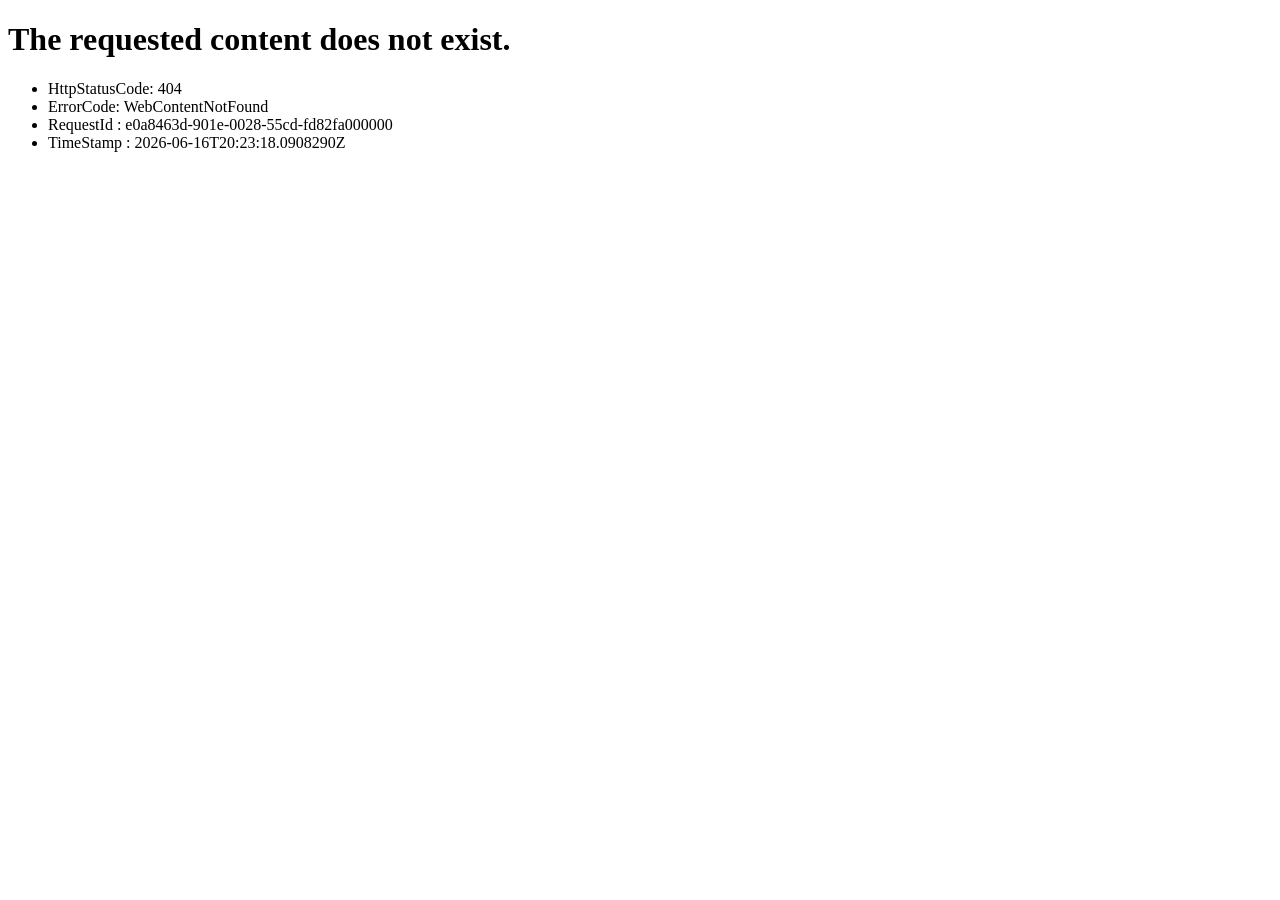
<file: icon_reset_small.html>
<!DOCTYPE html><html><head><title>WebContentNotFound</title></head><body><h1>The requested content does not exist.</h1><p></p><ul><li>HttpStatusCode: 404</li><li>ErrorCode: WebContentNotFound</li><li>RequestId : e0a8463d-901e-0028-55cd-fd82fa000000</li><li>TimeStamp : 2026-06-16T20:23:18.0908290Z</li></ul><p></p></body></html>
</file>
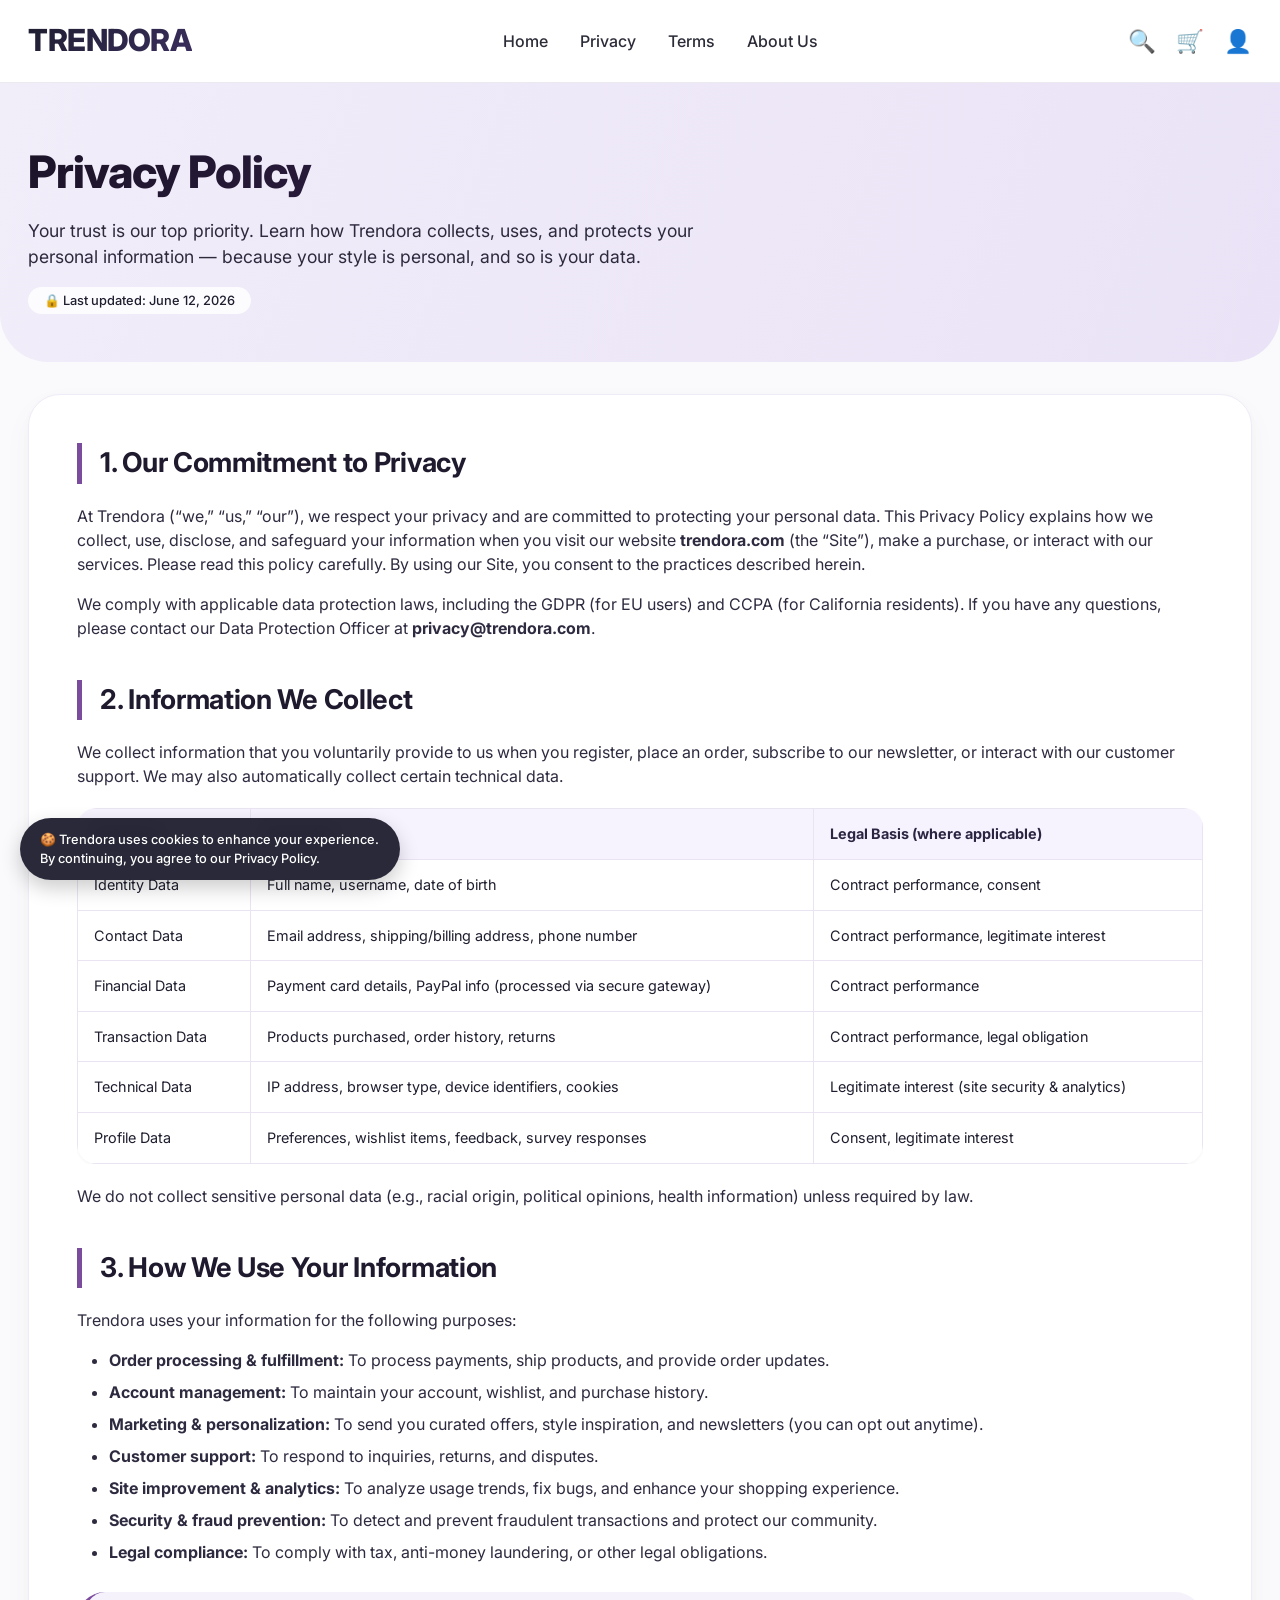
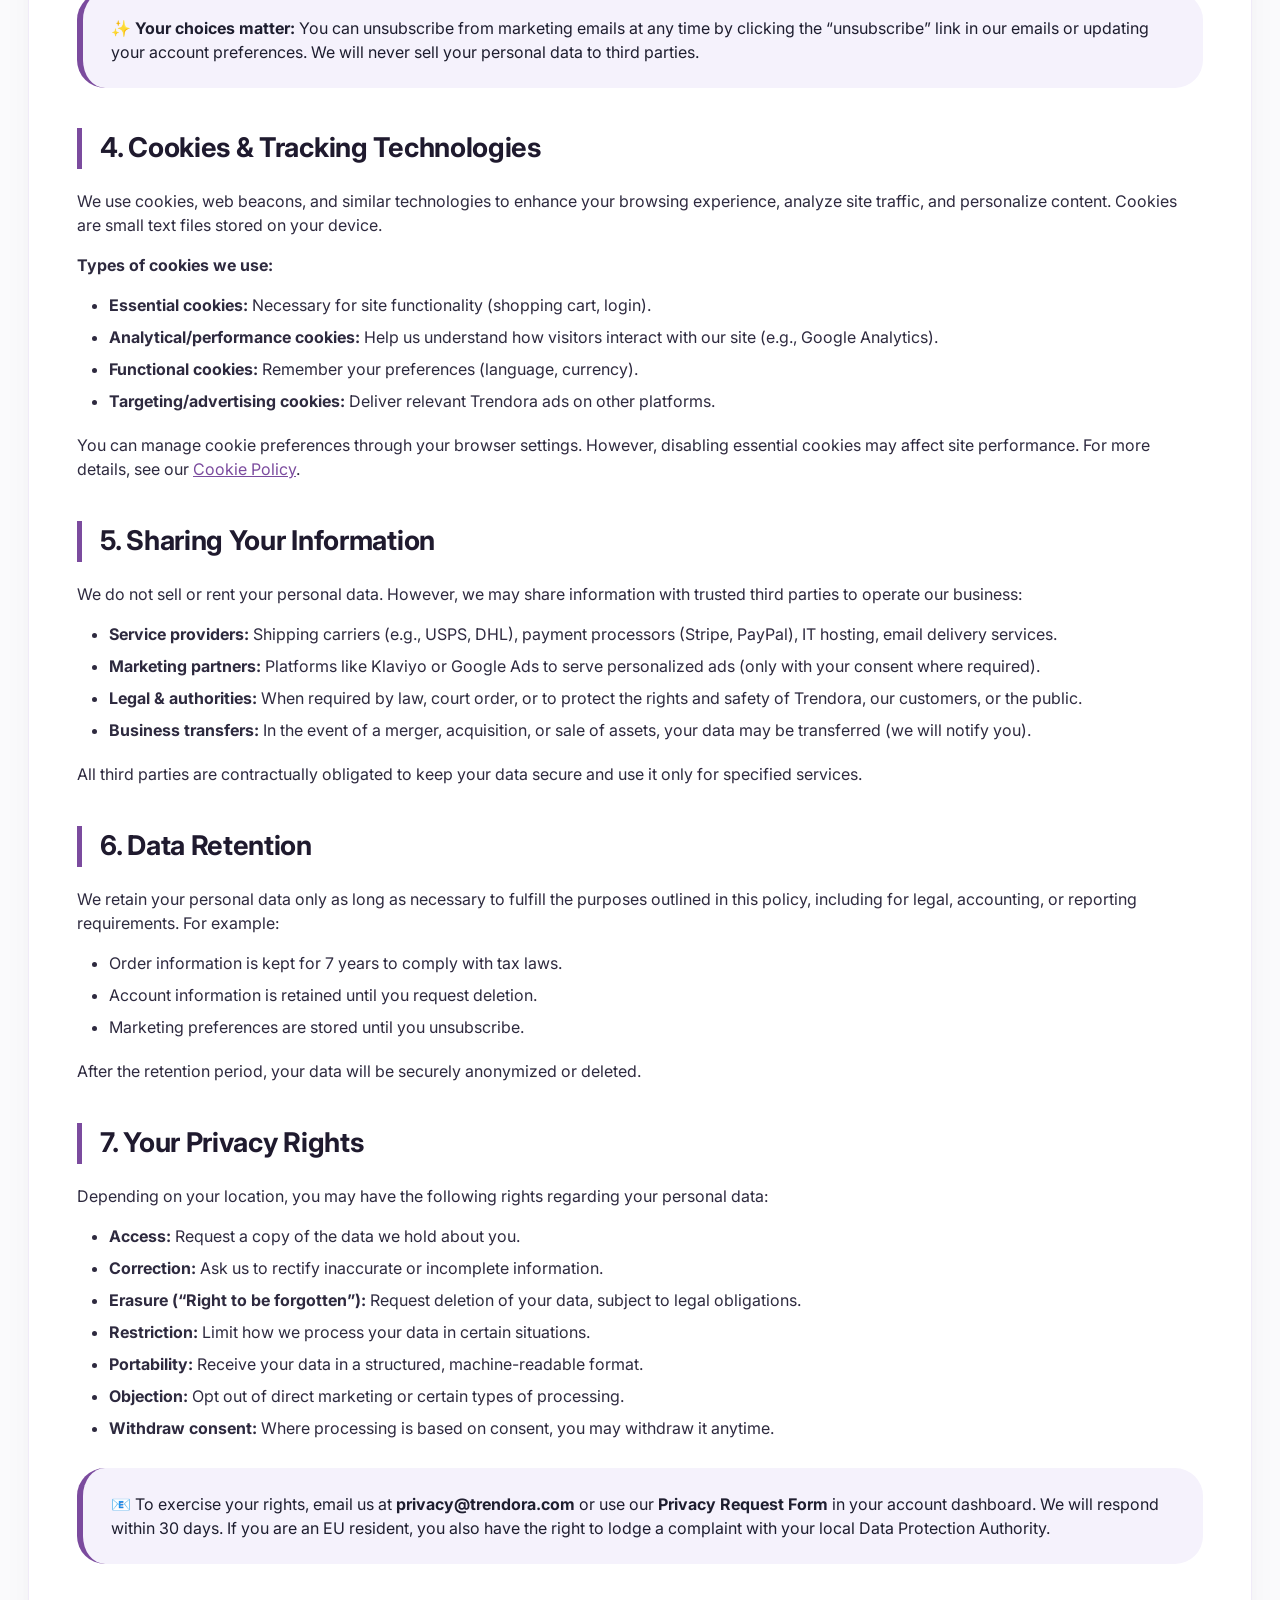
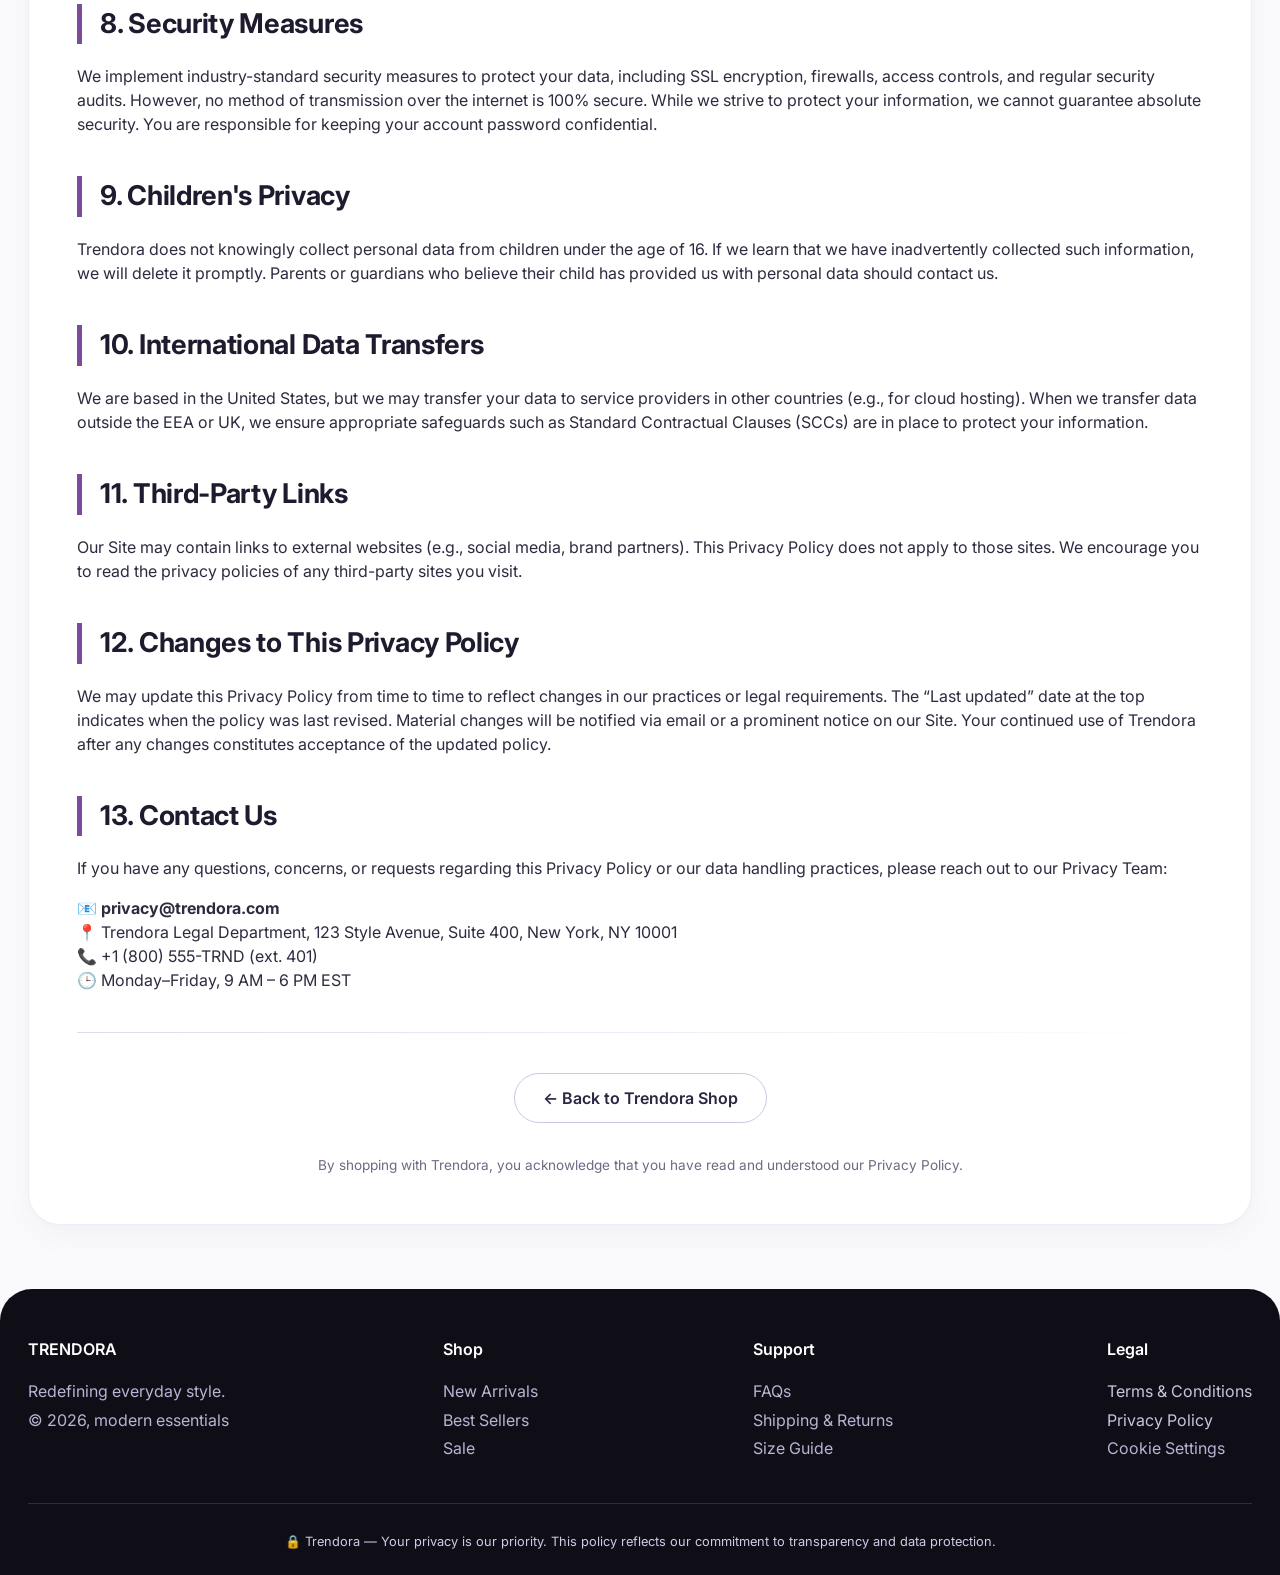
<file: privacy.html>
<!DOCTYPE html>
<html lang="en">
<head>
  <meta charset="UTF-8">
  <meta name="viewport" content="width=device-width, initial-scale=1.0, user-scalable=yes">
  <title>Trendora – Privacy Policy</title>
  <!-- Google Fonts + minimal reset -->
  <link href="https://fonts.googleapis.com/css2?family=Inter:opsz,wght@14..32,300;14..32,400;14..32,500;14..32,600;14..32,700;14..32,800&display=swap" rel="stylesheet">
  <style>
    * {
      margin: 0;
      padding: 0;
      box-sizing: border-box;
    }

    body {
      font-family: 'Inter', sans-serif;
      background-color: #fafafc;
      color: #1e1e2f;
      line-height: 1.5;
    }

    /* container */
    .container {
      max-width: 1280px;
      margin: 0 auto;
      padding: 0 28px;
    }

    /* header / nav (consistent with brand) */
    .top-bar {
      background: white;
      border-bottom: 1px solid #eaeaef;
      position: sticky;
      top: 0;
      z-index: 100;
      backdrop-filter: blur(2px);
      background: rgba(255,255,255,0.96);
    }

    .navbar {
      display: flex;
      align-items: center;
      justify-content: space-between;
      flex-wrap: wrap;
      gap: 20px;
      padding: 18px 0;
    }

    .logo h1 {
      font-size: 1.9rem;
      font-weight: 800;
      letter-spacing: -0.5px;
      background: linear-gradient(135deg, #1e1e2f, #3b2e5e);
      background-clip: text;
      -webkit-background-clip: text;
      color: transparent;
      cursor: default;
    }

    .nav-links {
      display: flex;
      gap: 32px;
      font-weight: 500;
    }

    .nav-links a {
      text-decoration: none;
      color: #2c2c38;
      transition: 0.2s;
      font-size: 1rem;
    }

    .nav-links a:hover {
      color: #7b4b9e;
    }

    .header-icons {
      display: flex;
      gap: 20px;
    }

    .header-icons span {
      font-size: 1.4rem;
      cursor: default;
    }

    /* privacy hero section */
    .privacy-hero {
      background: linear-gradient(110deg, #f1edf9 0%, #eae3f7 100%);
      padding: 56px 0 48px;
      margin-bottom: 30px;
      border-radius: 0 0 48px 48px;
    }

    .privacy-hero h1 {
      font-size: 2.8rem;
      font-weight: 800;
      letter-spacing: -1px;
      background: linear-gradient(135deg, #1b1428, #4a2c6d);
      background-clip: text;
      -webkit-background-clip: text;
      color: transparent;
      margin-bottom: 12px;
    }

    .privacy-hero p {
      font-size: 1.1rem;
      color: #2e2a3e;
      max-width: 700px;
    }

    .last-updated {
      display: inline-block;
      background: #ffffffcc;
      backdrop-filter: blur(2px);
      padding: 4px 16px;
      border-radius: 50px;
      font-size: 0.8rem;
      font-weight: 500;
      margin-top: 16px;
    }

    /* main content card */
    .privacy-content {
      background: white;
      border-radius: 32px;
      box-shadow: 0 12px 32px rgba(0,0,0,0.03), 0 2px 8px rgba(0,0,0,0.02);
      padding: 48px 48px;
      margin: 32px 0 64px;
      border: 1px solid #f0ebf8;
    }

    .privacy-section {
      margin-bottom: 40px;
    }

    .privacy-section h2 {
      font-size: 1.7rem;
      font-weight: 700;
      margin-bottom: 20px;
      color: #1f1a2e;
      letter-spacing: -0.3px;
      border-left: 5px solid #7b4b9e;
      padding-left: 18px;
    }

    .privacy-section h3 {
      font-size: 1.25rem;
      font-weight: 600;
      margin: 24px 0 12px 0;
      color: #2c2542;
    }

    .privacy-section p {
      margin-bottom: 16px;
      color: #2e2a3f;
      font-size: 1rem;
    }

    .privacy-section ul, .privacy-section ol {
      margin: 16px 0 20px 32px;
      color: #2e2a3f;
    }

    .privacy-section li {
      margin-bottom: 8px;
    }

    .highlight-box {
      background: #f5f2fc;
      padding: 24px 28px;
      border-radius: 28px;
      margin: 28px 0;
      border-left: 6px solid #7b4b9e;
    }

    .data-table {
      overflow-x: auto;
      margin: 20px 0;
    }

    .data-table table {
      width: 100%;
      border-collapse: collapse;
      background: #ffffff;
      border-radius: 20px;
      overflow: hidden;
      box-shadow: 0 1px 3px rgba(0,0,0,0.05);
    }

    .data-table th, .data-table td {
      border: 1px solid #e9e3f2;
      padding: 14px 16px;
      text-align: left;
      font-size: 0.9rem;
    }

    .data-table th {
      background: #f6f2fe;
      font-weight: 700;
      color: #2c2542;
    }

    hr {
      margin: 40px 0;
      border: none;
      height: 1px;
      background: linear-gradient(90deg, #e0d9f0, transparent);
    }

    .back-link {
      margin-top: 20px;
      text-align: center;
    }

    .btn-secondary {
      background: transparent;
      border: 1.5px solid #cfc5e6;
      padding: 12px 28px;
      border-radius: 60px;
      font-weight: 600;
      text-decoration: none;
      color: #2c2542;
      transition: 0.2s;
      display: inline-flex;
      align-items: center;
      gap: 8px;
    }

    .btn-secondary:hover {
      background: #f2edfe;
      border-color: #7b4b9e;
    }

    /* footer */
    footer {
      background: #0f0e17;
      color: #cfcbe6;
      padding: 48px 0 24px;
      border-radius: 32px 32px 0 0;
      margin-top: 20px;
    }

    .footer-grid {
      display: flex;
      flex-wrap: wrap;
      justify-content: space-between;
      gap: 40px;
      margin-bottom: 40px;
    }

    .footer-col h4 {
      color: white;
      margin-bottom: 16px;
      font-weight: 600;
    }

    .footer-col p, .footer-col a {
      color: #b9b3d4;
      text-decoration: none;
      line-height: 1.8;
    }

    .copyright {
      text-align: center;
      border-top: 1px solid #2e2a44;
      padding-top: 28px;
      font-size: 0.8rem;
    }

    @media (max-width: 700px) {
      .navbar {
        flex-direction: column;
        align-items: center;
      }
      .privacy-content {
        padding: 28px 20px;
      }
      .privacy-hero h1 {
        font-size: 2rem;
      }
      .privacy-section h2 {
        font-size: 1.4rem;
      }
      .container {
        padding: 0 20px;
      }
      .data-table th, .data-table td {
        padding: 10px 12px;
        font-size: 0.8rem;
      }
    }
  </style>
</head>
<body>

<div class="top-bar">
  <div class="container">
    <div class="navbar">
      <div class="logo">
        <h1>TRENDORA</h1>
      </div>
      <div class="nav-links">
        <a href="index.html">Home</a>
      <a href="privacy.html">Privacy</a>
      <a href="terms.html">Terms</a>
      <a href="about.html">About Us</a>
      </div>
      <div class="header-icons">
        <span>🔍</span>
        <span>🛒</span>
        <span>👤</span>
      </div>
    </div>
  </div>
</div>

<main>
  <div class="privacy-hero">
    <div class="container">
      <h1>Privacy Policy</h1>
      <p>Your trust is our top priority. Learn how Trendora collects, uses, and protects your personal information — because your style is personal, and so is your data.</p>
      <div class="last-updated">🔒 Last updated: June 12, 2026</div>
    </div>
  </div>

  <div class="container">
    <div class="privacy-content">
      <div class="privacy-section">
        <h2>1. Our Commitment to Privacy</h2>
        <p>At Trendora (“we,” “us,” “our”), we respect your privacy and are committed to protecting your personal data. This Privacy Policy explains how we collect, use, disclose, and safeguard your information when you visit our website <strong>trendora.com</strong> (the “Site”), make a purchase, or interact with our services. Please read this policy carefully. By using our Site, you consent to the practices described herein.</p>
        <p>We comply with applicable data protection laws, including the GDPR (for EU users) and CCPA (for California residents). If you have any questions, please contact our Data Protection Officer at <strong>privacy@trendora.com</strong>.</p>
      </div>

      <div class="privacy-section">
        <h2>2. Information We Collect</h2>
        <p>We collect information that you voluntarily provide to us when you register, place an order, subscribe to our newsletter, or interact with our customer support. We may also automatically collect certain technical data.</p>
        
        <div class="data-table">
          <table>
            <thead>
              <tr><th>Category</th><th>Examples</th><th>Legal Basis (where applicable)</th></tr>
            </thead>
            <tbody>
              <tr><td>Identity Data</td><td>Full name, username, date of birth</td><td>Contract performance, consent</td></tr>
              <tr><td>Contact Data</td><td>Email address, shipping/billing address, phone number</td><td>Contract performance, legitimate interest</td></tr>
              <tr><td>Financial Data</td><td>Payment card details, PayPal info (processed via secure gateway)</td><td>Contract performance</td></tr>
              <tr><td>Transaction Data</td><td>Products purchased, order history, returns</td><td>Contract performance, legal obligation</td></tr>
              <tr><td>Technical Data</td><td>IP address, browser type, device identifiers, cookies</td><td>Legitimate interest (site security & analytics)</td></tr>
              <tr><td>Profile Data</td><td>Preferences, wishlist items, feedback, survey responses</td><td>Consent, legitimate interest</td></tr>
            </tbody>
          </table>
        </div>
        <p>We do not collect sensitive personal data (e.g., racial origin, political opinions, health information) unless required by law.</p>
      </div>

      <div class="privacy-section">
        <h2>3. How We Use Your Information</h2>
        <p>Trendora uses your information for the following purposes:</p>
        <ul>
          <li><strong>Order processing & fulfillment:</strong> To process payments, ship products, and provide order updates.</li>
          <li><strong>Account management:</strong> To maintain your account, wishlist, and purchase history.</li>
          <li><strong>Marketing & personalization:</strong> To send you curated offers, style inspiration, and newsletters (you can opt out anytime).</li>
          <li><strong>Customer support:</strong> To respond to inquiries, returns, and disputes.</li>
          <li><strong>Site improvement & analytics:</strong> To analyze usage trends, fix bugs, and enhance your shopping experience.</li>
          <li><strong>Security & fraud prevention:</strong> To detect and prevent fraudulent transactions and protect our community.</li>
          <li><strong>Legal compliance:</strong> To comply with tax, anti-money laundering, or other legal obligations.</li>
        </ul>
        <div class="highlight-box">
          ✨ <strong>Your choices matter:</strong> You can unsubscribe from marketing emails at any time by clicking the “unsubscribe” link in our emails or updating your account preferences. We will never sell your personal data to third parties.
        </div>
      </div>

      <div class="privacy-section">
        <h2>4. Cookies & Tracking Technologies</h2>
        <p>We use cookies, web beacons, and similar technologies to enhance your browsing experience, analyze site traffic, and personalize content. Cookies are small text files stored on your device.</p>
        <p><strong>Types of cookies we use:</strong></p>
        <ul>
          <li><strong>Essential cookies:</strong> Necessary for site functionality (shopping cart, login).</li>
          <li><strong>Analytical/performance cookies:</strong> Help us understand how visitors interact with our site (e.g., Google Analytics).</li>
          <li><strong>Functional cookies:</strong> Remember your preferences (language, currency).</li>
          <li><strong>Targeting/advertising cookies:</strong> Deliver relevant Trendora ads on other platforms.</li>
        </ul>
        <p>You can manage cookie preferences through your browser settings. However, disabling essential cookies may affect site performance. For more details, see our <a href="#" style="color:#7b4b9e;">Cookie Policy</a>.</p>
      </div>

      <div class="privacy-section">
        <h2>5. Sharing Your Information</h2>
        <p>We do not sell or rent your personal data. However, we may share information with trusted third parties to operate our business:</p>
        <ul>
          <li><strong>Service providers:</strong> Shipping carriers (e.g., USPS, DHL), payment processors (Stripe, PayPal), IT hosting, email delivery services.</li>
          <li><strong>Marketing partners:</strong> Platforms like Klaviyo or Google Ads to serve personalized ads (only with your consent where required).</li>
          <li><strong>Legal & authorities:</strong> When required by law, court order, or to protect the rights and safety of Trendora, our customers, or the public.</li>
          <li><strong>Business transfers:</strong> In the event of a merger, acquisition, or sale of assets, your data may be transferred (we will notify you).</li>
        </ul>
        <p>All third parties are contractually obligated to keep your data secure and use it only for specified services.</p>
      </div>

      <div class="privacy-section">
        <h2>6. Data Retention</h2>
        <p>We retain your personal data only as long as necessary to fulfill the purposes outlined in this policy, including for legal, accounting, or reporting requirements. For example:</p>
        <ul>
          <li>Order information is kept for 7 years to comply with tax laws.</li>
          <li>Account information is retained until you request deletion.</li>
          <li>Marketing preferences are stored until you unsubscribe.</li>
        </ul>
        <p>After the retention period, your data will be securely anonymized or deleted.</p>
      </div>

      <div class="privacy-section">
        <h2>7. Your Privacy Rights</h2>
        <p>Depending on your location, you may have the following rights regarding your personal data:</p>
        <ul>
          <li><strong>Access:</strong> Request a copy of the data we hold about you.</li>
          <li><strong>Correction:</strong> Ask us to rectify inaccurate or incomplete information.</li>
          <li><strong>Erasure (“Right to be forgotten”):</strong> Request deletion of your data, subject to legal obligations.</li>
          <li><strong>Restriction:</strong> Limit how we process your data in certain situations.</li>
          <li><strong>Portability:</strong> Receive your data in a structured, machine-readable format.</li>
          <li><strong>Objection:</strong> Opt out of direct marketing or certain types of processing.</li>
          <li><strong>Withdraw consent:</strong> Where processing is based on consent, you may withdraw it anytime.</li>
        </ul>
        <div class="highlight-box">
          📧 To exercise your rights, email us at <strong>privacy@trendora.com</strong> or use our <strong>Privacy Request Form</strong> in your account dashboard. We will respond within 30 days. If you are an EU resident, you also have the right to lodge a complaint with your local Data Protection Authority.
        </div>
      </div>

      <div class="privacy-section">
        <h2>8. Security Measures</h2>
        <p>We implement industry-standard security measures to protect your data, including SSL encryption, firewalls, access controls, and regular security audits. However, no method of transmission over the internet is 100% secure. While we strive to protect your information, we cannot guarantee absolute security. You are responsible for keeping your account password confidential.</p>
      </div>

      <div class="privacy-section">
        <h2>9. Children's Privacy</h2>
        <p>Trendora does not knowingly collect personal data from children under the age of 16. If we learn that we have inadvertently collected such information, we will delete it promptly. Parents or guardians who believe their child has provided us with personal data should contact us.</p>
      </div>

      <div class="privacy-section">
        <h2>10. International Data Transfers</h2>
        <p>We are based in the United States, but we may transfer your data to service providers in other countries (e.g., for cloud hosting). When we transfer data outside the EEA or UK, we ensure appropriate safeguards such as Standard Contractual Clauses (SCCs) are in place to protect your information.</p>
      </div>

      <div class="privacy-section">
        <h2>11. Third-Party Links</h2>
        <p>Our Site may contain links to external websites (e.g., social media, brand partners). This Privacy Policy does not apply to those sites. We encourage you to read the privacy policies of any third-party sites you visit.</p>
      </div>

      <div class="privacy-section">
        <h2>12. Changes to This Privacy Policy</h2>
        <p>We may update this Privacy Policy from time to time to reflect changes in our practices or legal requirements. The “Last updated” date at the top indicates when the policy was last revised. Material changes will be notified via email or a prominent notice on our Site. Your continued use of Trendora after any changes constitutes acceptance of the updated policy.</p>
      </div>

      <div class="privacy-section">
        <h2>13. Contact Us</h2>
        <p>If you have any questions, concerns, or requests regarding this Privacy Policy or our data handling practices, please reach out to our Privacy Team:</p>
        <p>
          📧 <strong>privacy@trendora.com</strong><br>
          📍 Trendora Legal Department, 123 Style Avenue, Suite 400, New York, NY 10001<br>
          📞 +1 (800) 555-TRND (ext. 401)<br>
          🕒 Monday–Friday, 9 AM – 6 PM EST
        </p>
      </div>

      <hr>

      <div class="back-link">
        <a href="#" class="btn-secondary">← Back to Trendora Shop</a>
      </div>
      <p style="text-align: center; margin-top: 32px; font-size: 0.85rem; color: #6f6a84;">By shopping with Trendora, you acknowledge that you have read and understood our Privacy Policy.</p>
    </div>
  </div>
</main>

<footer>
  <div class="container">
    <div class="footer-grid">
      <div class="footer-col">
        <h4>TRENDORA</h4>
        <p>Redefining everyday style.<br> © 2026, modern essentials</p>
      </div>
      <div class="footer-col">
        <h4>Shop</h4>
        <p>New Arrivals<br>Best Sellers<br>Sale</p>
      </div>
      <div class="footer-col">
        <h4>Support</h4>
        <p>FAQs<br>Shipping & Returns<br>Size Guide</p>
      </div>
      <div class="footer-col">
        <h4>Legal</h4>
        <p><a href="#" style="color:#cbc4df;">Terms & Conditions</a><br><a href="#" style="color:#cbc4df;">Privacy Policy</a><br>Cookie Settings</p>
      </div>
    </div>
    <div class="copyright">
      <p>🔒 Trendora — Your privacy is our priority. This policy reflects our commitment to transparency and data protection.</p>
    </div>
  </div>
</footer>

<!-- simple back button simulation (demo) + interactive toast for cookie consent style -->
<script>
  // Back to shop button simulation
  const backBtn = document.querySelector('.btn-secondary');
  if(backBtn) {
    backBtn.addEventListener('click', (e) => {
      e.preventDefault();
      alert('✨ Trendora: You would be redirected to the homepage / shop.\n(Interactive demo — thank you for reviewing our privacy policy!)');
      // Uncomment for actual redirect:
      // window.location.href = '/';
    });
  }

  // Optional: polite cookie hint (only for demonstration)
  if(!localStorage.getItem('trendora_privacy_notice')) {
    const toastDiv = document.createElement('div');
    toastDiv.innerText = '🍪 Trendora uses cookies to enhance your experience. By continuing, you agree to our Privacy Policy.';
    toastDiv.style.position = 'fixed';
    toastDiv.style.bottom = '20px';
    toastDiv.style.left = '20px';
    toastDiv.style.right = '20px';
    toastDiv.style.maxWidth = '380px';
    toastDiv.style.background = '#1e1e2f';
    toastDiv.style.color = 'white';
    toastDiv.style.padding = '12px 20px';
    toastDiv.style.borderRadius = '40px';
    toastDiv.style.fontSize = '0.8rem';
    toastDiv.style.zIndex = '999';
    toastDiv.style.boxShadow = '0 8px 20px rgba(0,0,0,0.2)';
    toastDiv.style.backdropFilter = 'blur(8px)';
    toastDiv.style.background = 'rgba(30,30,47,0.95)';
    toastDiv.style.fontWeight = '500';
    toastDiv.style.cursor = 'pointer';
    toastDiv.onclick = () => {
      toastDiv.remove();
      localStorage.setItem('trendora_privacy_notice', 'accepted');
    };
    document.body.appendChild(toastDiv);
    setTimeout(() => {
      if(toastDiv && toastDiv.parentNode) toastDiv.remove();
    }, 8000);
  }

  // Add subtle hover effects on footer legal links
  const legalLinks = document.querySelectorAll('.footer-col a');
  legalLinks.forEach(link => {
    link.addEventListener('mouseenter', () => link.style.color = '#ffffff');
    link.addEventListener('mouseleave', () => link.style.color = '#b9b3d4');
  });
</script>
</body>
</html>
</file>
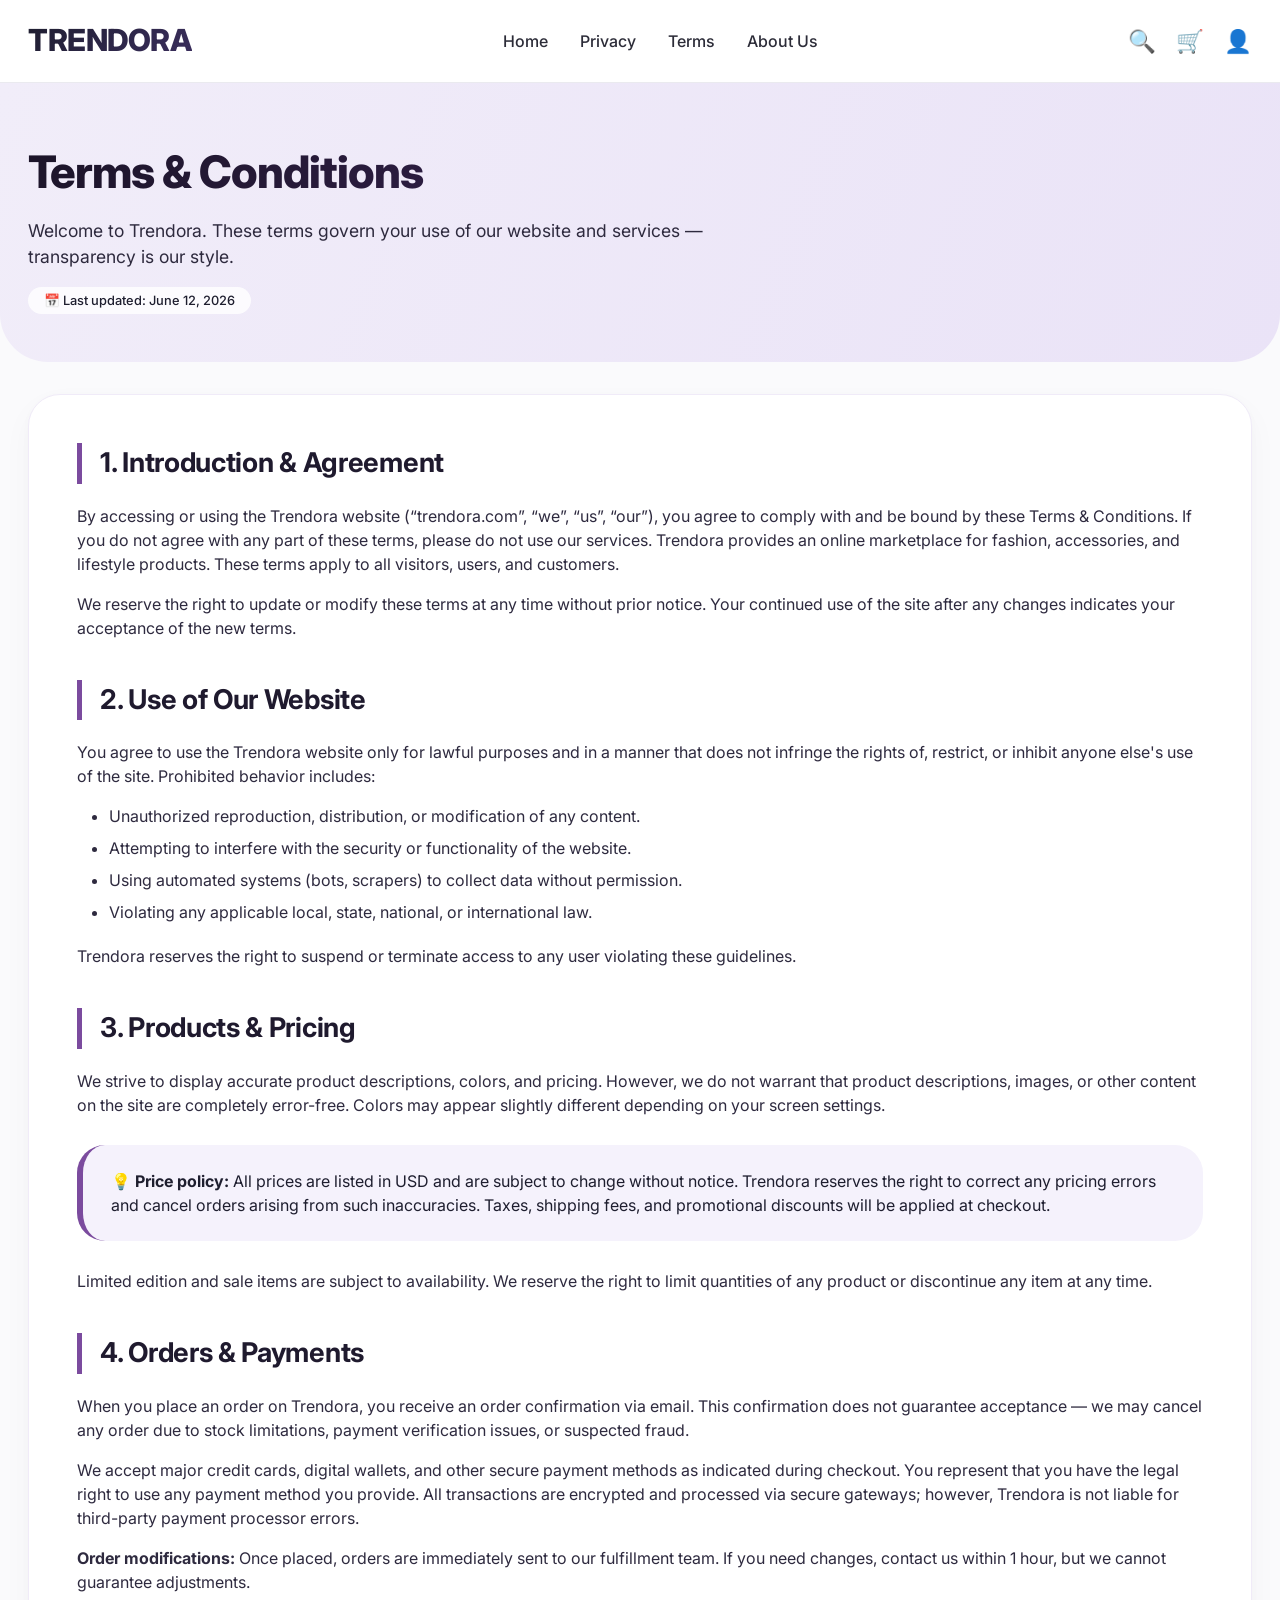
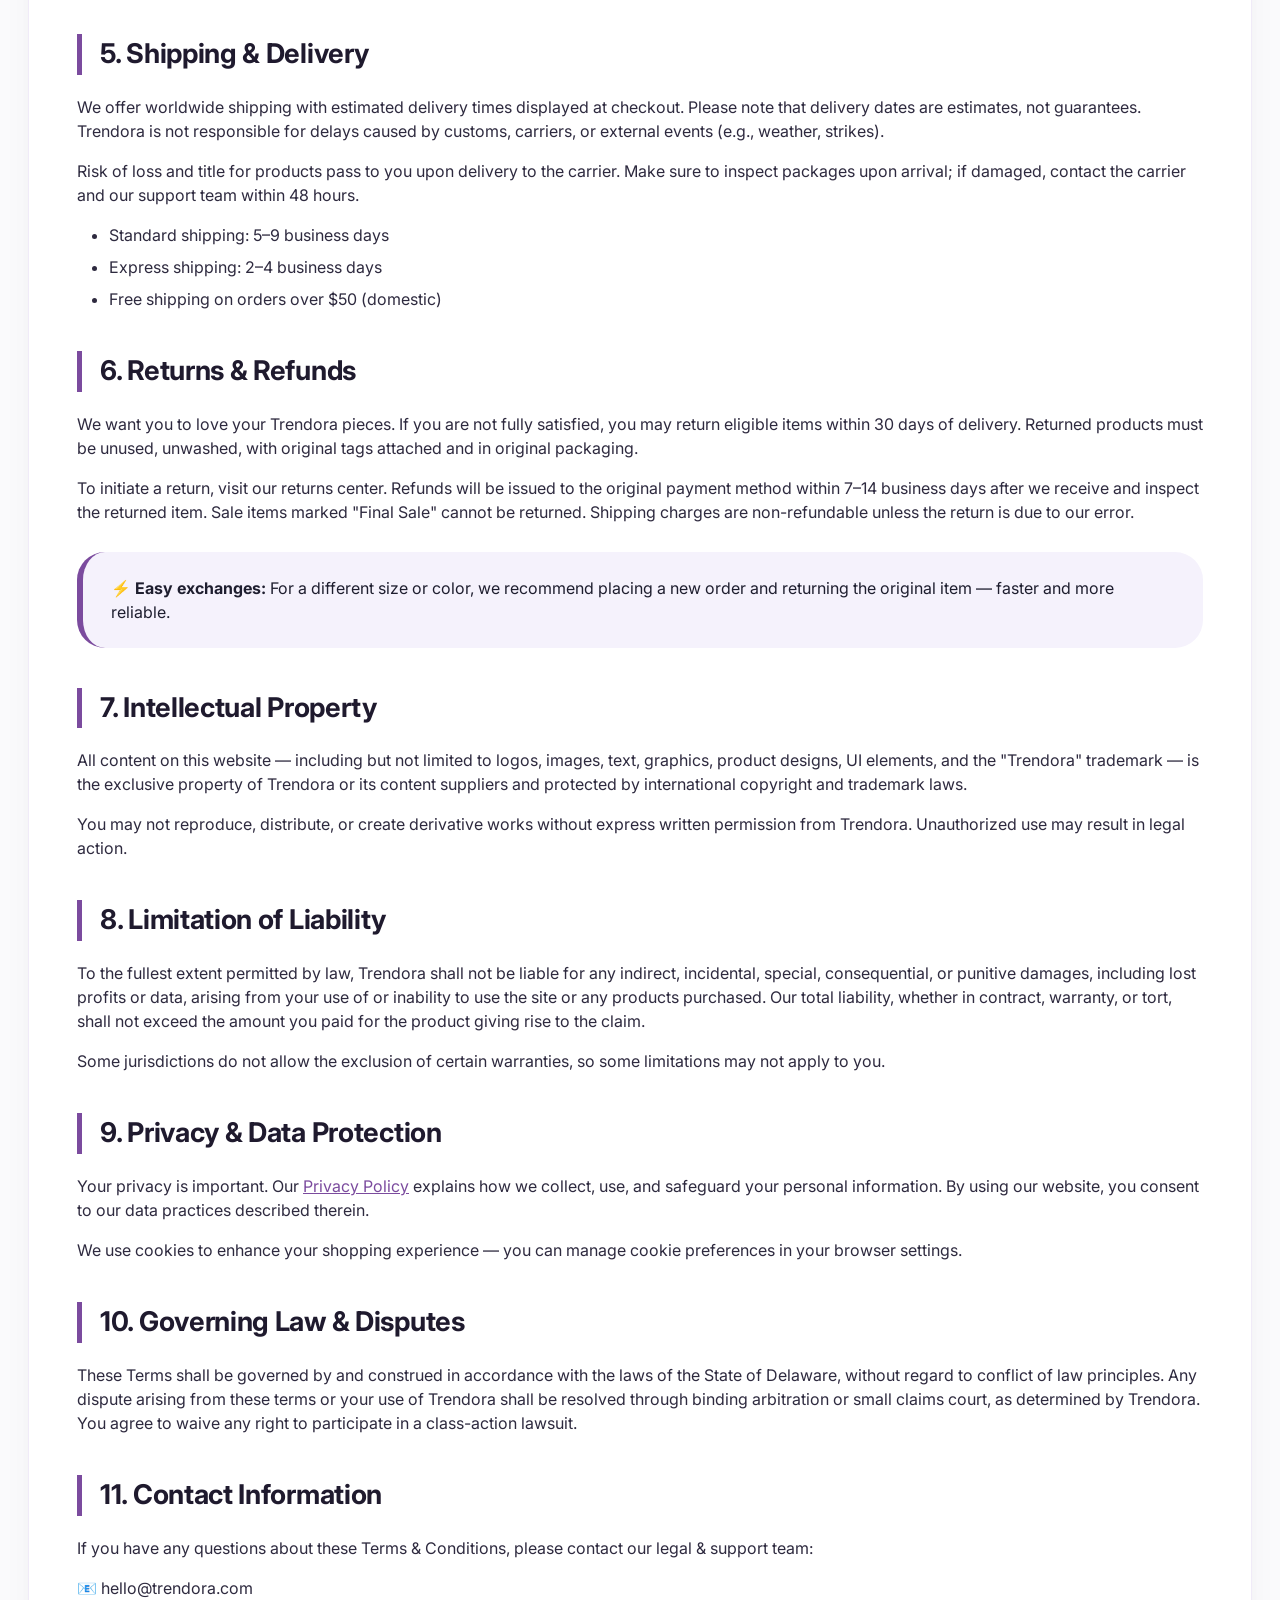
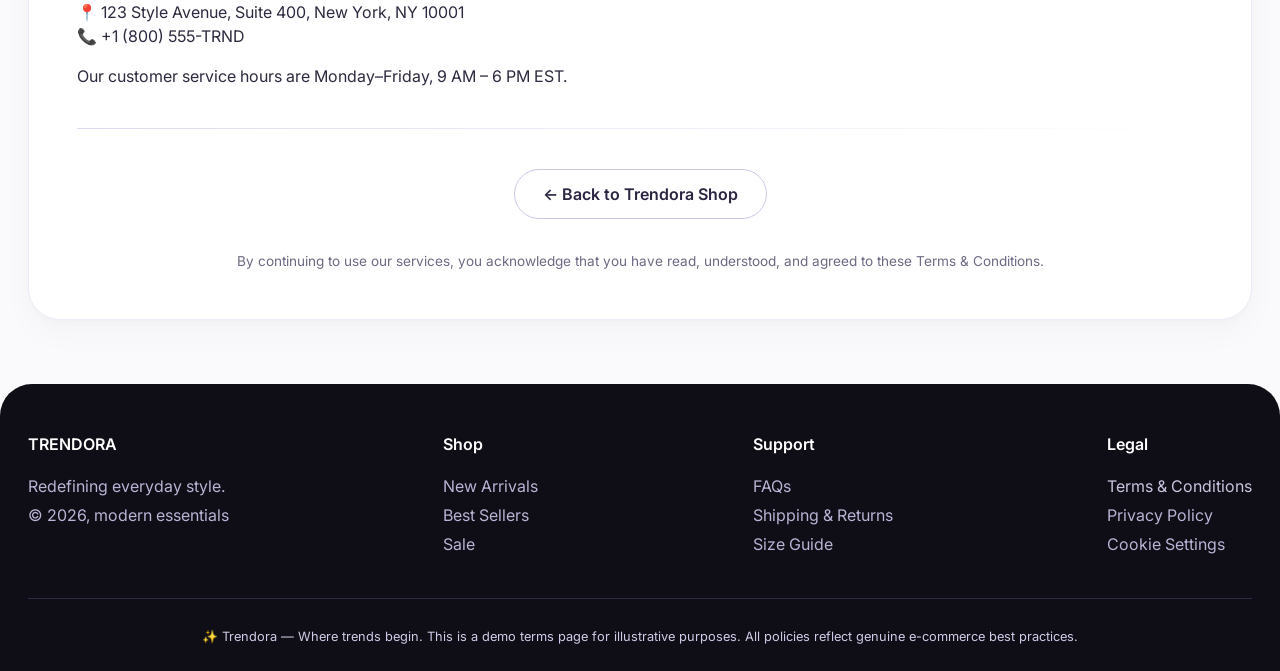
<file: terms.html>
<!DOCTYPE html>
<html lang="en">
<head>
  <meta charset="UTF-8">
  <meta name="viewport" content="width=device-width, initial-scale=1.0, user-scalable=yes">
  <title>Trendora – Terms & Conditions</title>
  <!-- Google Fonts + minimal reset -->
  <link href="https://fonts.googleapis.com/css2?family=Inter:opsz,wght@14..32,300;14..32,400;14..32,500;14..32,600;14..32,700;14..32,800&display=swap" rel="stylesheet">
  <style>
    * {
      margin: 0;
      padding: 0;
      box-sizing: border-box;
    }

    body {
      font-family: 'Inter', sans-serif;
      background-color: #fafafc;
      color: #1e1e2f;
      line-height: 1.5;
    }

    /* container */
    .container {
      max-width: 1280px;
      margin: 0 auto;
      padding: 0 28px;
    }

    /* header / nav (consistent with homepage) */
    .top-bar {
      background: white;
      border-bottom: 1px solid #eaeaef;
      position: sticky;
      top: 0;
      z-index: 100;
      backdrop-filter: blur(2px);
      background: rgba(255,255,255,0.96);
    }

    .navbar {
      display: flex;
      align-items: center;
      justify-content: space-between;
      flex-wrap: wrap;
      gap: 20px;
      padding: 18px 0;
    }

    .logo h1 {
      font-size: 1.9rem;
      font-weight: 800;
      letter-spacing: -0.5px;
      background: linear-gradient(135deg, #1e1e2f, #3b2e5e);
      background-clip: text;
      -webkit-background-clip: text;
      color: transparent;
      cursor: default;
    }

    .nav-links {
      display: flex;
      gap: 32px;
      font-weight: 500;
    }

    .nav-links a {
      text-decoration: none;
      color: #2c2c38;
      transition: 0.2s;
      font-size: 1rem;
    }

    .nav-links a:hover {
      color: #7b4b9e;
    }

    .header-icons {
      display: flex;
      gap: 20px;
    }

    .header-icons span {
      font-size: 1.4rem;
      cursor: default;
    }

    /* terms main content */
    .terms-hero {
      background: linear-gradient(110deg, #f1edf9 0%, #eae3f7 100%);
      padding: 56px 0 48px;
      margin-bottom: 30px;
      border-radius: 0 0 48px 48px;
    }

    .terms-hero h1 {
      font-size: 2.8rem;
      font-weight: 800;
      letter-spacing: -1px;
      background: linear-gradient(135deg, #1b1428, #4a2c6d);
      background-clip: text;
      -webkit-background-clip: text;
      color: transparent;
      margin-bottom: 12px;
    }

    .terms-hero p {
      font-size: 1.1rem;
      color: #2e2a3e;
      max-width: 700px;
    }

    .last-updated {
      display: inline-block;
      background: #ffffffcc;
      backdrop-filter: blur(2px);
      padding: 4px 16px;
      border-radius: 50px;
      font-size: 0.8rem;
      font-weight: 500;
      margin-top: 16px;
    }

    .terms-content {
      background: white;
      border-radius: 32px;
      box-shadow: 0 12px 32px rgba(0,0,0,0.03), 0 2px 8px rgba(0,0,0,0.02);
      padding: 48px 48px;
      margin: 32px 0 64px;
      border: 1px solid #f0ebf8;
    }

    .terms-section {
      margin-bottom: 40px;
    }

    .terms-section h2 {
      font-size: 1.7rem;
      font-weight: 700;
      margin-bottom: 20px;
      color: #1f1a2e;
      letter-spacing: -0.3px;
      border-left: 5px solid #7b4b9e;
      padding-left: 18px;
    }

    .terms-section h3 {
      font-size: 1.25rem;
      font-weight: 600;
      margin: 24px 0 12px 0;
      color: #2c2542;
    }

    .terms-section p {
      margin-bottom: 16px;
      color: #2e2a3f;
      font-size: 1rem;
    }

    .terms-section ul, .terms-section ol {
      margin: 16px 0 20px 32px;
      color: #2e2a3f;
    }

    .terms-section li {
      margin-bottom: 8px;
    }

    .highlight-box {
      background: #f5f2fc;
      padding: 24px 28px;
      border-radius: 28px;
      margin: 28px 0;
      border-left: 6px solid #7b4b9e;
    }

    hr {
      margin: 40px 0;
      border: none;
      height: 1px;
      background: linear-gradient(90deg, #e0d9f0, transparent);
    }

    /* back to shop button */
    .back-link {
      margin-top: 20px;
      text-align: center;
    }

    .btn-secondary {
      background: transparent;
      border: 1.5px solid #cfc5e6;
      padding: 12px 28px;
      border-radius: 60px;
      font-weight: 600;
      text-decoration: none;
      color: #2c2542;
      transition: 0.2s;
      display: inline-flex;
      align-items: center;
      gap: 8px;
    }

    .btn-secondary:hover {
      background: #f2edfe;
      border-color: #7b4b9e;
    }

    /* footer (similar to homepage) */
    footer {
      background: #0f0e17;
      color: #cfcbe6;
      padding: 48px 0 24px;
      border-radius: 32px 32px 0 0;
      margin-top: 20px;
    }

    .footer-grid {
      display: flex;
      flex-wrap: wrap;
      justify-content: space-between;
      gap: 40px;
      margin-bottom: 40px;
    }

    .footer-col h4 {
      color: white;
      margin-bottom: 16px;
      font-weight: 600;
    }

    .footer-col p, .footer-col a {
      color: #b9b3d4;
      text-decoration: none;
      line-height: 1.8;
    }

    .copyright {
      text-align: center;
      border-top: 1px solid #2e2a44;
      padding-top: 28px;
      font-size: 0.8rem;
    }

    @media (max-width: 700px) {
      .navbar {
        flex-direction: column;
        align-items: center;
      }
      .terms-content {
        padding: 28px 20px;
      }
      .terms-hero h1 {
        font-size: 2rem;
      }
      .terms-section h2 {
        font-size: 1.4rem;
      }
      .container {
        padding: 0 20px;
      }
    }
  </style>
</head>
<body>

<div class="top-bar">
  <div class="container">
    <div class="navbar">
      <div class="logo">
        <h1>TRENDORA</h1>
      </div>
      <div class="nav-links">
        <a href="index.html">Home</a>
      <a href="privacy.html">Privacy</a>
      <a href="terms.html">Terms</a>
      <a href="about.html">About Us</a>
      </div>
      <div class="header-icons">
        <span>🔍</span>
        <span>🛒</span>
        <span>👤</span>
      </div>
    </div>
  </div>
</div>

<main>
  <div class="terms-hero">
    <div class="container">
      <h1>Terms & Conditions</h1>
      <p>Welcome to Trendora. These terms govern your use of our website and services — transparency is our style.</p>
      <div class="last-updated">📅 Last updated: June 12, 2026</div>
    </div>
  </div>

  <div class="container">
    <div class="terms-content">
      <div class="terms-section">
        <h2>1. Introduction & Agreement</h2>
        <p>By accessing or using the Trendora website (“trendora.com”, “we”, “us”, “our”), you agree to comply with and be bound by these Terms & Conditions. If you do not agree with any part of these terms, please do not use our services. Trendora provides an online marketplace for fashion, accessories, and lifestyle products. These terms apply to all visitors, users, and customers.</p>
        <p>We reserve the right to update or modify these terms at any time without prior notice. Your continued use of the site after any changes indicates your acceptance of the new terms.</p>
      </div>

      <div class="terms-section">
        <h2>2. Use of Our Website</h2>
        <p>You agree to use the Trendora website only for lawful purposes and in a manner that does not infringe the rights of, restrict, or inhibit anyone else's use of the site. Prohibited behavior includes:</p>
        <ul>
          <li>Unauthorized reproduction, distribution, or modification of any content.</li>
          <li>Attempting to interfere with the security or functionality of the website.</li>
          <li>Using automated systems (bots, scrapers) to collect data without permission.</li>
          <li>Violating any applicable local, state, national, or international law.</li>
        </ul>
        <p>Trendora reserves the right to suspend or terminate access to any user violating these guidelines.</p>
      </div>

      <div class="terms-section">
        <h2>3. Products & Pricing</h2>
        <p>We strive to display accurate product descriptions, colors, and pricing. However, we do not warrant that product descriptions, images, or other content on the site are completely error-free. Colors may appear slightly different depending on your screen settings.</p>
        <div class="highlight-box">
          <strong>💡 Price policy:</strong> All prices are listed in USD and are subject to change without notice. Trendora reserves the right to correct any pricing errors and cancel orders arising from such inaccuracies. Taxes, shipping fees, and promotional discounts will be applied at checkout.
        </div>
        <p>Limited edition and sale items are subject to availability. We reserve the right to limit quantities of any product or discontinue any item at any time.</p>
      </div>

      <div class="terms-section">
        <h2>4. Orders & Payments</h2>
        <p>When you place an order on Trendora, you receive an order confirmation via email. This confirmation does not guarantee acceptance — we may cancel any order due to stock limitations, payment verification issues, or suspected fraud.</p>
        <p>We accept major credit cards, digital wallets, and other secure payment methods as indicated during checkout. You represent that you have the legal right to use any payment method you provide. All transactions are encrypted and processed via secure gateways; however, Trendora is not liable for third-party payment processor errors.</p>
        <p><strong>Order modifications:</strong> Once placed, orders are immediately sent to our fulfillment team. If you need changes, contact us within 1 hour, but we cannot guarantee adjustments.</p>
      </div>

      <div class="terms-section">
        <h2>5. Shipping & Delivery</h2>
        <p>We offer worldwide shipping with estimated delivery times displayed at checkout. Please note that delivery dates are estimates, not guarantees. Trendora is not responsible for delays caused by customs, carriers, or external events (e.g., weather, strikes).</p>
        <p>Risk of loss and title for products pass to you upon delivery to the carrier. Make sure to inspect packages upon arrival; if damaged, contact the carrier and our support team within 48 hours.</p>
        <ul>
          <li>Standard shipping: 5–9 business days</li>
          <li>Express shipping: 2–4 business days</li>
          <li>Free shipping on orders over $50 (domestic)</li>
        </ul>
      </div>

      <div class="terms-section">
        <h2>6. Returns & Refunds</h2>
        <p>We want you to love your Trendora pieces. If you are not fully satisfied, you may return eligible items within 30 days of delivery. Returned products must be unused, unwashed, with original tags attached and in original packaging.</p>
        <p>To initiate a return, visit our returns center. Refunds will be issued to the original payment method within 7–14 business days after we receive and inspect the returned item. Sale items marked "Final Sale" cannot be returned. Shipping charges are non-refundable unless the return is due to our error.</p>
        <div class="highlight-box">
          ⚡ <strong>Easy exchanges:</strong> For a different size or color, we recommend placing a new order and returning the original item — faster and more reliable.
        </div>
      </div>

      <div class="terms-section">
        <h2>7. Intellectual Property</h2>
        <p>All content on this website — including but not limited to logos, images, text, graphics, product designs, UI elements, and the "Trendora" trademark — is the exclusive property of Trendora or its content suppliers and protected by international copyright and trademark laws.</p>
        <p>You may not reproduce, distribute, or create derivative works without express written permission from Trendora. Unauthorized use may result in legal action.</p>
      </div>

      <div class="terms-section">
        <h2>8. Limitation of Liability</h2>
        <p>To the fullest extent permitted by law, Trendora shall not be liable for any indirect, incidental, special, consequential, or punitive damages, including lost profits or data, arising from your use of or inability to use the site or any products purchased. Our total liability, whether in contract, warranty, or tort, shall not exceed the amount you paid for the product giving rise to the claim.</p>
        <p>Some jurisdictions do not allow the exclusion of certain warranties, so some limitations may not apply to you.</p>
      </div>

      <div class="terms-section">
        <h2>9. Privacy & Data Protection</h2>
        <p>Your privacy is important. Our <a href="#" style="color:#7b4b9e;">Privacy Policy</a> explains how we collect, use, and safeguard your personal information. By using our website, you consent to our data practices described therein.</p>
        <p>We use cookies to enhance your shopping experience — you can manage cookie preferences in your browser settings.</p>
      </div>

      <div class="terms-section">
        <h2>10. Governing Law & Disputes</h2>
        <p>These Terms shall be governed by and construed in accordance with the laws of the State of Delaware, without regard to conflict of law principles. Any dispute arising from these terms or your use of Trendora shall be resolved through binding arbitration or small claims court, as determined by Trendora. You agree to waive any right to participate in a class-action lawsuit.</p>
      </div>

      <div class="terms-section">
        <h2>11. Contact Information</h2>
        <p>If you have any questions about these Terms & Conditions, please contact our legal & support team:</p>
        <p>📧 hello@trendora.com<br>📍 123 Style Avenue, Suite 400, New York, NY 10001<br>📞 +1 (800) 555-TRND</p>
        <p>Our customer service hours are Monday–Friday, 9 AM – 6 PM EST.</p>
      </div>

      <hr>

      <div class="back-link">
        <a href="#" class="btn-secondary">← Back to Trendora Shop</a>
      </div>
      <p style="text-align: center; margin-top: 32px; font-size: 0.85rem; color: #6f6a84;">By continuing to use our services, you acknowledge that you have read, understood, and agreed to these Terms & Conditions.</p>
    </div>
  </div>
</main>

<footer>
  <div class="container">
    <div class="footer-grid">
      <div class="footer-col">
        <h4>TRENDORA</h4>
        <p>Redefining everyday style.<br> © 2026, modern essentials</p>
      </div>
      <div class="footer-col">
        <h4>Shop</h4>
        <p>New Arrivals<br>Best Sellers<br>Sale</p>
      </div>
      <div class="footer-col">
        <h4>Support</h4>
        <p>FAQs<br>Shipping & Returns<br>Size Guide</p>
      </div>
      <div class="footer-col">
        <h4>Legal</h4>
        <p><a href="#" style="color:#cbc4df;">Terms & Conditions</a><br>Privacy Policy<br>Cookie Settings</p>
      </div>
    </div>
    <div class="copyright">
      <p>✨ Trendora — Where trends begin. This is a demo terms page for illustrative purposes. All policies reflect genuine e-commerce best practices.</p>
    </div>
  </div>
</footer>

<!-- simple interactive effect for the back link to maintain consistency -->
<script>
  // Make the back button simulate shop return (optional dynamic)
  const backBtn = document.querySelector('.btn-secondary');
  if(backBtn) {
    backBtn.addEventListener('click', (e) => {
      e.preventDefault();
      // Just a playful notification in absence of actual homepage link redirection
      alert('✨ Trendora: This would direct you to the homepage / shop. (Demo navigation)\nIn a real store you would be redirected to the main shop page.');
      // Uncomment if you want actual redirect to homepage (relative)
      // window.location.href = '/';
    });
  }

  // Optional: Add any current year update dynamically
  const yearSpan = document.querySelector('.copyright p');
  if(yearSpan && yearSpan.innerText.includes('2026')) {
    // just for authenticity, keep
  }
  // Simple hover on footer links
  const footerLinks = document.querySelectorAll('.footer-col a');
  footerLinks.forEach(link => {
    link.addEventListener('mouseenter', () => {
      link.style.color = '#ffffff';
    });
    link.addEventListener('mouseleave', () => {
      link.style.color = '#b9b3d4';
    });
  });
</script>
</body>
</html>
</file>
